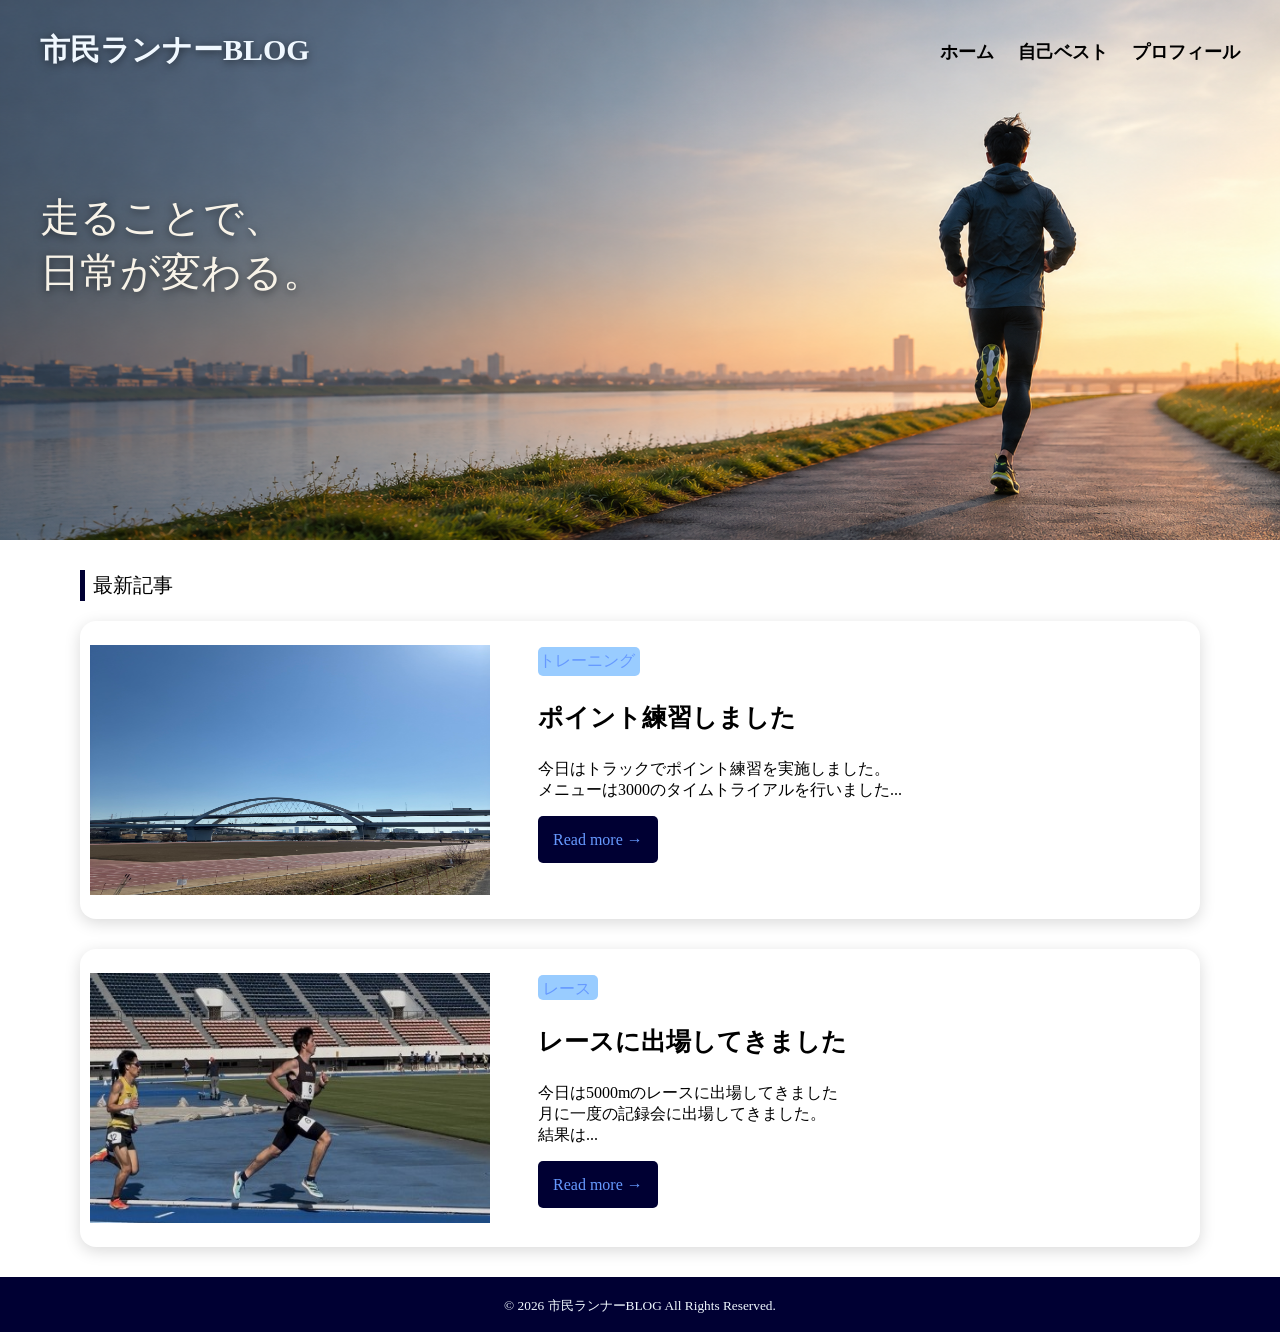
<file: index.html>
<!DOCTYPE html>
<html lang="ja">
<head>
    <meta charset="UTF-8">
    <meta name="viewport" content="width=device-width, initial-scale=1.0">
    <link rel="stylesheet" href="style.css">
    <title>SelfHomePege</title>
</head>
<body>
    <header id="header">
        <img src="header.PNG" id="headerPhoto">

        
        <p id="headerNote">市民ランナーBLOG</p>
    

        
        <section id="menu">
            <a href="index.html" class="menuItem">ホーム</a>
            <a href="personalbest.html" class="menuItem">自己ベスト</a>
            <a href="profile.html" class="menuItem">プロフィール</a>
        </section>

        <div id="headerText">
            <p id="headerCatchCopy">走ることで、<br>
            日常が変わる。</p>
        </div>

    </header>

    <p id="latestarticle">最新記事</p>
      

    <section class="contents">
            <img src="20260401.jpeg" class="photo" alt="記事のサムネイル">
            
            <div class="article-heading">
                <p class="article-traning">トレーニング</p>
                <p class="article-title">ポイント練習しました</p>
                <p class="article-text">今日はトラックでポイント練習を実施しました。<br>
                    メニューは3000のタイムトライアルを行いました...
                </p>
                <a href="post20260401.html" id="readmore">Read more →</a>
            </div>
        </section>


    <section class="contents">
            <img src="20260418.jpg" class="photo" alt="記事のサムネイル">
            
            <div class="article-heading">
                <p class="article-race">レース</p>
                <p class="article-title">レースに出場してきました</p>
                <p class="article-text">今日は5000mのレースに出場してきました<br>
                    月に一度の記録会に出場してきました。<br>
                    結果は...
                </p>
                <a href="post20260418.html" id="readmore">Read more →</a>
            </div>
    </section>

    <small id="small">© 2026 市民ランナーBLOG All Rights Reserved.</small>
   

    
</body>
</html>
</file>
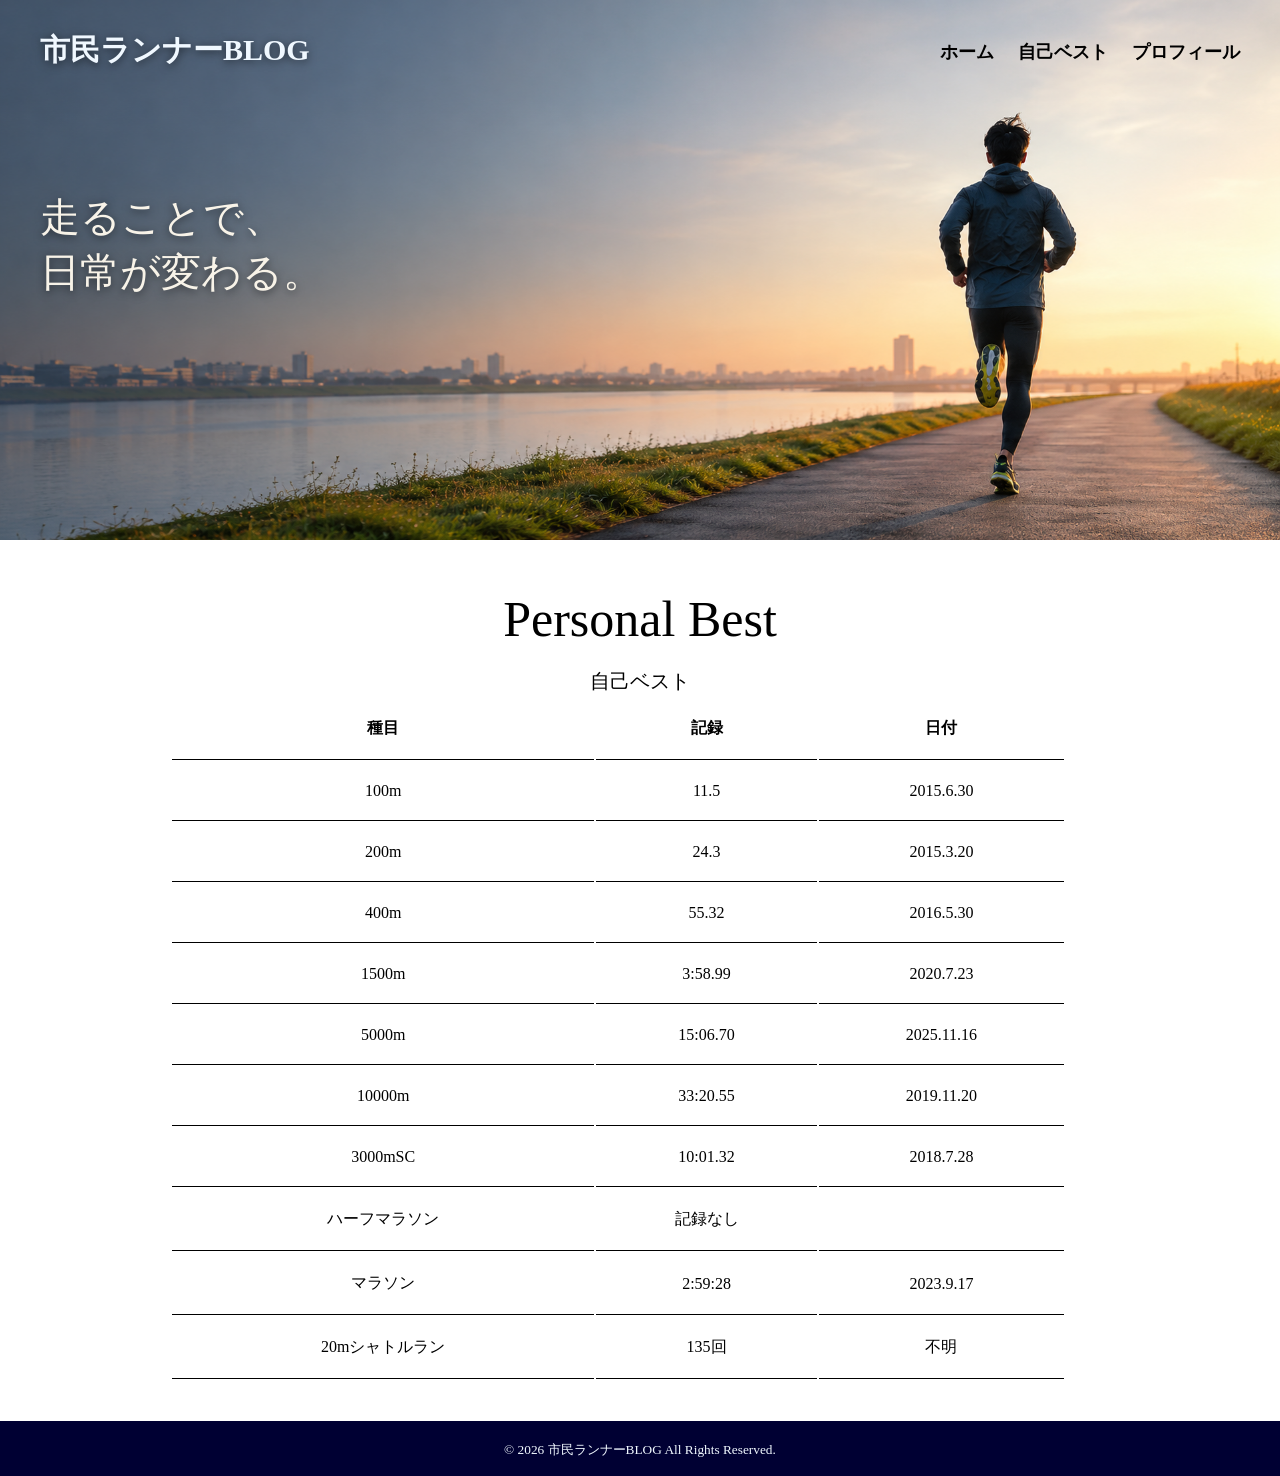
<file: personalbest.html>
<!DOCTYPE html>
<html lang="ja">
    <head>
        <meta charset="UTF-8">
        <meta name="viewport" content="width=device-width, initial-scale=1.0">
        <link rel="stylesheet" href="stylepersonalbest.css">
        <title>PersonalBest</title>
    </head>
        <body>
            <header id="header">
                <img src="header.PNG" id="headerPhoto">

                
                <p id="headerNote">市民ランナーBLOG</p>
            

                
                <section id="menu">
                    <a href="index.html" class="menuItem">ホーム</a>
                    <a href="personalbest.html" class="menuItem">自己ベスト</a>
                    <a href="profile.html" class="menuItem">プロフィール</a>
                </section>

                <div id="headerText">
                    <p id="headerCatchCopy">走ることで、<br>
                    日常が変わる。</p>
                </div>

            </header>

            <p id="Table-Name">Personal Best</p>
            <p id="Table-SubName">自己ベスト</p>

            <table class="Table">
                <thead class="Table-Head">
                <tr class="Table-Head-Row">
                    <th class="Table-Head-Row-Cell">種目</th>
                    <th class="Table-Head-Row-Cell">記録</th>
                    <th class="Table-Head-Row-Cell">日付</th>
                </tr>
                </thead>

                <tbody class="Table-Body">
                    <tr class="Table-Body-Row">
                        <td class="Table-Body-Row-Cell">100m</td>
                        <td class="Table-Body-Row-Cell">11.5</td>
                        <td class="Table-Body-Row-Cell">2015.6.30</td>
                    </tr>
                    <tr class="Table-Body-Row">
                        <td class="Table-Body-Row-Cell">200m</td>
                        <td class="Table-Body-Row-Cell">24.3</td>
                        <td class="Table-Body-Row-Cell">2015.3.20</td>
                    </tr>
                    <tr class="Table-Body-Row">
                        <td class="Table-Body-Row-Cell">400m</td>
                        <td class="Table-Body-Row-Cell">55.32</td>
                        <td class="Table-Body-Row-Cell">2016.5.30</td>
                    </tr>
                    <tr class="Table-Body-Row">
                        <td class="Table-Body-Row-Cell">1500m</td>
                        <td class="Table-Body-Row-Cell">3:58.99</td>
                        <td class="Table-Body-Row-Cell">2020.7.23</td>
                    </tr>

                    <tr class="Table-Body-Row">
                        <td class="Table-Body-Row-Cell">5000m</td>
                        <td class="Table-Body-Row-Cell">15:06.70</td>
                        <td class="Table-Body-Row-Cell">2025.11.16</td>
                    </tr>

                    <tr class="Table-Body-Row">
                        <td class="Table-Body-Row-Cell">10000m</td>
                        <td class="Table-Body-Row-Cell">33:20.55</td>
                        <td class="Table-Body-Row-Cell">2019.11.20</td>
                    </tr>

                    <tr class="Table-Body-Row">
                        <td class="Table-Body-Row-Cell">3000mSC</td>
                        <td class="Table-Body-Row-Cell">10:01.32</td>
                        <td class="Table-Body-Row-Cell">2018.7.28</td>
                    </tr>

                    <tr class="Table-Body-Row">
                        <td class="Table-Body-Row-Cell">ハーフマラソン</td>
                        <td class="Table-Body-Row-Cell">記録なし</td>
                        <td class="Table-Body-Row-Cell"></td>
                    </tr>

                    <tr class="Table-Body-Row">
                        <td class="Table-Body-Row-Cell">マラソン</td>
                        <td class="Table-Body-Row-Cell">2:59:28</td>
                        <td class="Table-Body-Row-Cell">2023.9.17</td>
                    </tr>

                    <tr class="Table-Body-Row">
                        <td class="Table-Body-Row-Cell">20mシャトルラン</td>
                        <td class="Table-Body-Row-Cell">135回</td>
                        <td class="Table-Body-Row-Cell">不明</td>
                    </tr>
                </tbody>
            </table>
        
            <small id="small">© 2026 市民ランナーBLOG All Rights Reserved.</small>

        </body>
</html>
</file>
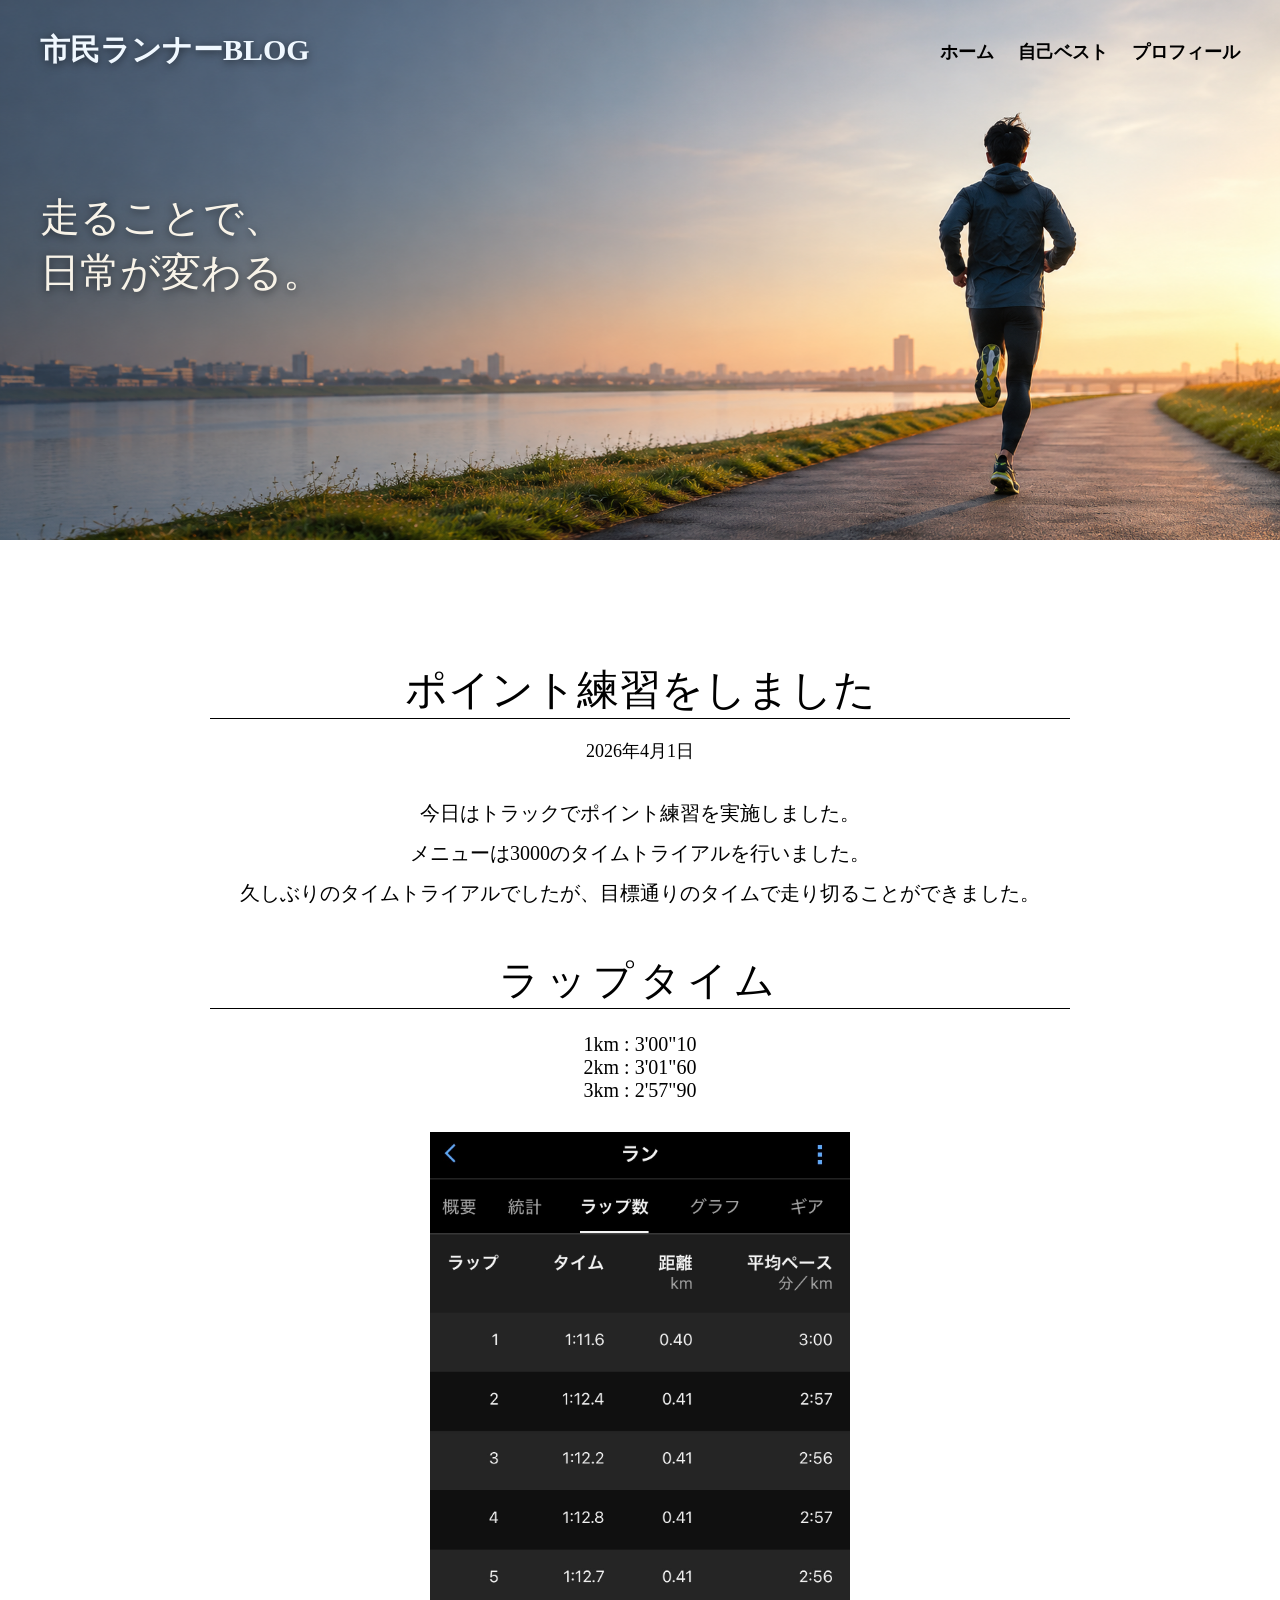
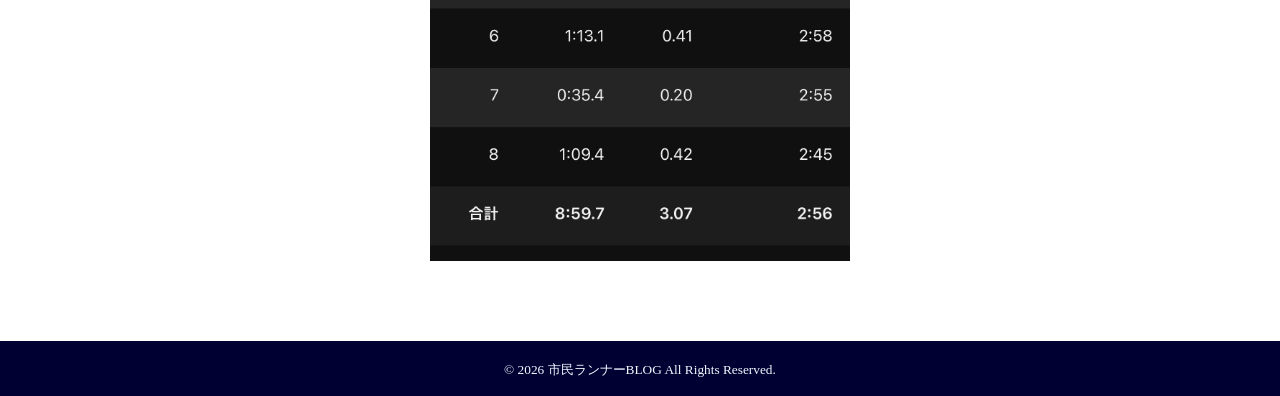
<file: post20260401.html>
<!DOCTYPE html>
<html lang="ja">
<head>
    <meta charset="UTF-8">
    <meta name="viewport" content="width=device-width, initial-scale=1.0">
    <link rel="stylesheet" href="style20260401.css">
    <title>post20260401</title>
</head>
<body>
    <header id="header">
        <img src="header.PNG" id="headerPhoto">
        <p id="headerNote">市民ランナーBLOG</p>
    
        <section id="menu">
            <a href="index.html" class="menuItem">ホーム</a>
            <a href="personalbest.html" class="menuItem">自己ベスト</a>
            <a href="profile.html" class="menuItem">プロフィール</a>
        </section>

        <div id="headerText">
            <p id="headerCatchCopy">走ることで、<br>
            日常が変わる。</p>
        </div>
    </header>


    <section id="post-area">

        <div id="post-content">
            <section id="main-text">
                <div id="main">
                    <p id="main-title">ポイント練習をしました</p>

                    <p id="date">2026年4月1日</p>

                    <p id="text-detail">
                        今日はトラックでポイント練習を実施しました。<br>
                        メニューは3000のタイムトライアルを行いました。<br>
                        久しぶりのタイムトライアルでしたが、目標通りのタイムで走り切ることができました。
                    </p>
                </div>
            </section>

            <section id="laptime">
                <p id="laptime-title">ラップタイム</p>
                <p id="laptime">
                    1km : 3'00"10<br>
                    2km : 3'01"60<br>
                    3km : 2'57"90
                </p>
                <img src="20260401-3.jpg" id="photo-2">
            </section>
        </div>
    </section>

    <small id="small">© 2026 市民ランナーBLOG All Rights Reserved.</small>

    
</body>
</html>
</file>
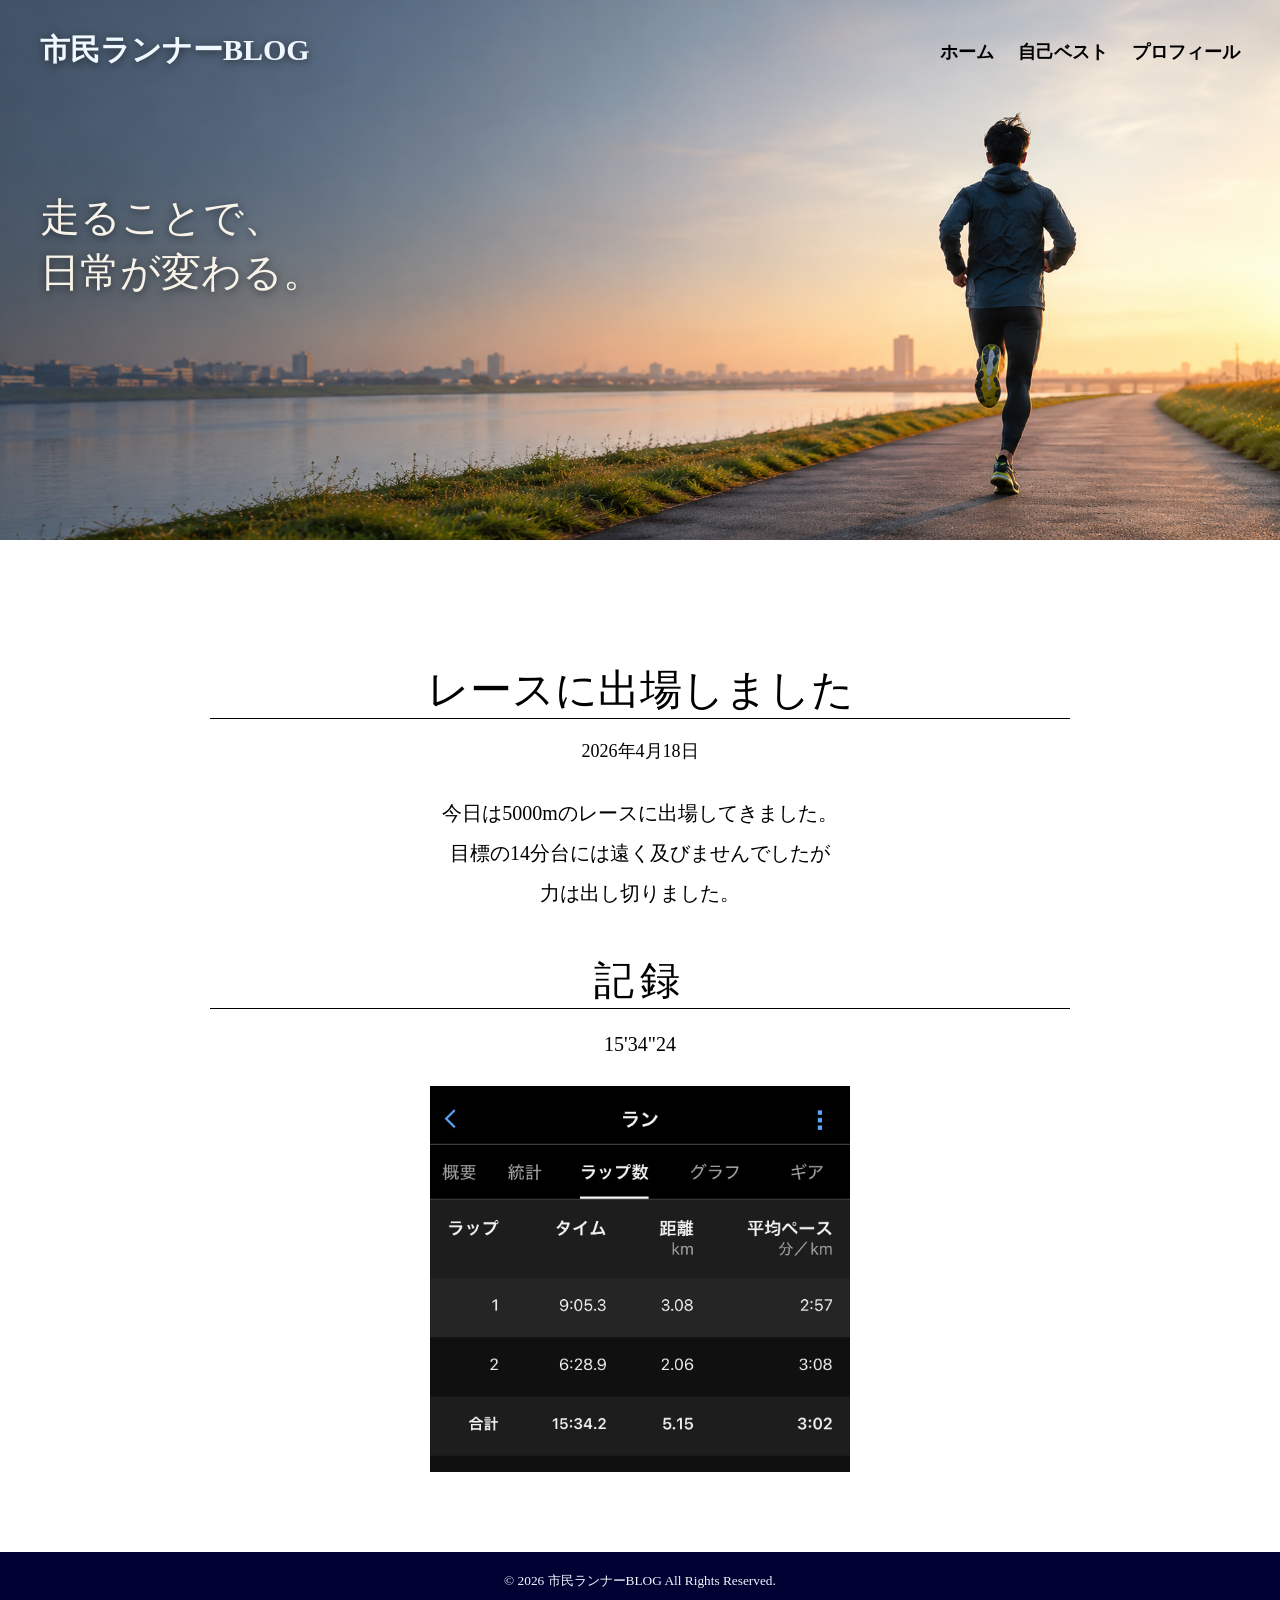
<file: post20260418.html>
<!DOCTYPE html>
<html lang="ja">
<head>
    <meta charset="UTF-8">
    <meta name="viewport" content="width=device-width, initial-scale=1.0">
    <link rel="stylesheet" href="style20260418.css">
    <title>post20260418</title>
</head>
<body>
    <header id="header">
        <img src="header.PNG" id="headerPhoto">
        <p id="headerNote">市民ランナーBLOG</p>
    
        <section id="menu">
            <a href="index.html" class="menuItem">ホーム</a>
            <a href="personalbest.html" class="menuItem">自己ベスト</a>
            <a href="profile.html" class="menuItem">プロフィール</a>
        </section>

        <div id="headerText">
            <p id="headerCatchCopy">走ることで、<br>
            日常が変わる。</p>
        </div>
    </header>

    <section id="post-area">

        <div id="post-content">
            <section id="main-text">
                <div id="main">
                    <p id="main-title">レースに出場しました</p>

                    <p id="date">2026年4月18日</p>

                    <p id="text-detail">
                        今日は5000mのレースに出場してきました。<br>
                        目標の14分台には遠く及びませんでしたが<br>
                        力は出し切りました。
                    </p>
                </div>
            </section>

            <section id="laptime">
                <p id="laptime-title">記録</p>
                <p id="laptime">
                    15'34"24
                </p>
                <img src="20260418-3.jpg" id="photo-2">
            </section>
        </div>
    </section>
    
    <small id="small">© 2026 市民ランナーBLOG All Rights Reserved.</small>
</body>
</html>
</file>
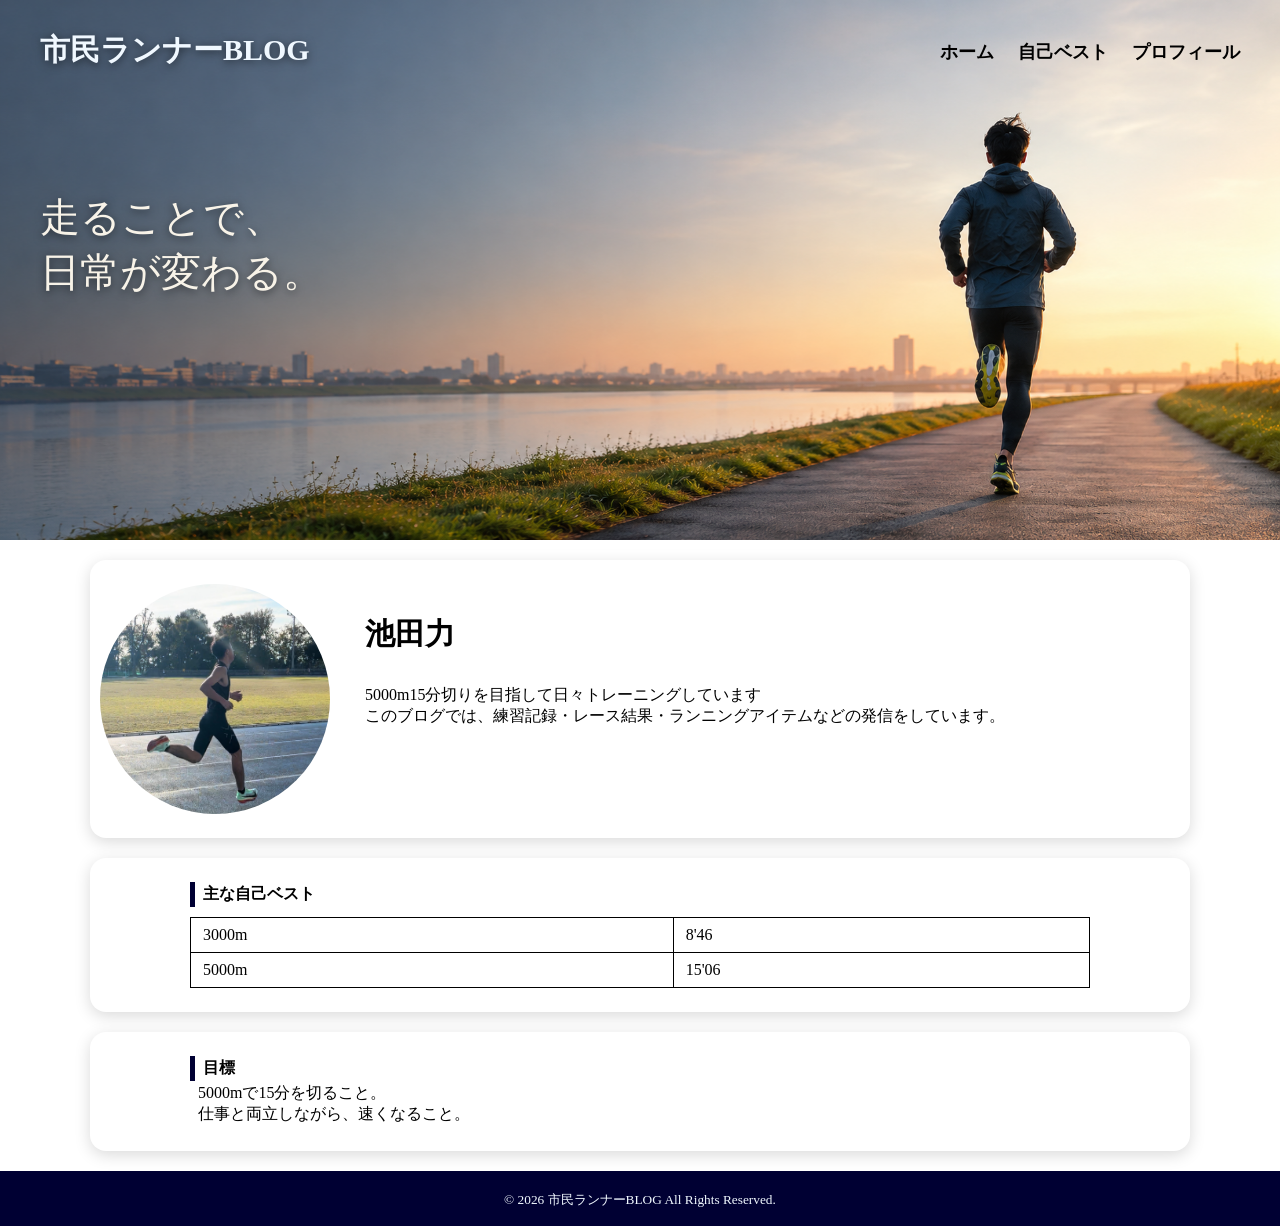
<file: profile.html>
<!DOCTYPE html>
<html lang="ja">
<head>
    <meta charset="UTF-8">
    <meta name="viewport" content="width=device-width, initial-scale=1.0">
    <link rel="stylesheet" href="styleprpfile.css">
    <title>Profile</title>
</head>
    <body>
        <header id="header">
            <img src="header.PNG" id="headerPhoto">

            
            <p id="headerNote">市民ランナーBLOG</p>
        

            
            <section id="menu">
                <a href="index.html" class="menuItem">ホーム</a>
                <a href="personalbest.html" class="menuItem">自己ベスト</a>
                <a href="profile.html" class="menuItem">プロフィール</a>
            </section>

            <div id="headerText">
                <p id="headerCatchCopy">走ることで、<br>
                日常が変わる。</p>
            </div>
        </header>

        <section class="contents">
            <img src="pfofile.jpg" class="photo" alt="プロフィール画像">
            
            <div class="profile-heading">
                <p class="profile-title">池田力</p>
                <p class="profile-text">5000m15分切りを目指して日々トレーニングしています<br>
                    このブログでは、練習記録・レース結果・ランニングアイテムなどの発信をしています。
                </p>
            </div>
        </section>

        <section id="personalbest">
            <p id="personalbest-title">主な自己ベスト</p>

            <table id="Pb-table">
                <tr>
                    <td class="table-cell">3000m</td>
                    <td class="table-cell">8'46</td>
                </tr>

                <tr>
                    <td class="table-cell">5000m</td>
                    <td class="table-cell">15'06</td>
                </tr>
            </table>
        </section>

        <section id="goal">
            <p id="goal-title">目標</p>
            <p id="goal-text">5000mで15分を切ること。<br>
                仕事と両立しながら、速くなること。
            </p>
        </section>

        <small id="small">© 2026 市民ランナーBLOG All Rights Reserved.</small>

    </body>
</html>
</file>
<file: style.css>
body {
    /* 無駄な余白を消す */
    margin: 0; 
}

/* ヘッダーの全体 */
header {
    position: relative;
    /* 横幅全体に広げる */
    width: 100%;
    height: 60vh;
    overflow: hidden;
}


/* ヘッダー画像 */
#headerPhoto {
    display: block;
    width: 100%;
    height: 100%;
    margin: 0;
    object-fit: cover;
    object-position: center;
}

/* ヘッダーのタイトル部分 */
#headerNote {
    position: fixed;
    top: 30px;
    left: 40px;
    margin: 0;
    font-weight: bold;
    color: aliceblue;
    font-size: 30px;
    text-shadow: 0 2px 8px rgba(0, 0, 0, 0.55);
}

/* メニュー全体の設定 */
#menu {
    position: fixed;
    top: 40px;
    right: 40px;
    display: flex;
    gap: 24px;
    
}
/* メニューアイテムひとつひとつの設定 */
.menuItem {
    margin: 0;
    color: black;
    font-weight: bold;
    font-size: 18px;
    text-decoration: none;
}

/* メニューにホバー機能をつける */
#menu a:hover {
    border-bottom: 1px solid #F8F3E8;
}

/* ヘッダーの文言 */
#headerText {
    position: absolute;
    left: 40px;
    top: 150px;
}

/* ヘッダーのキャッチコピーの部分 */
#headerCatchCopy {
    color: #F8F3E8;
    font-size: 40px;
    text-shadow: 0 2px 8px rgba(0, 0, 0, 0.55);
    margin-bottom: 10px;
}

/* キャッチコピー下の文言 */
#smallHeadText {
    color: #F8F3E8;
    font-size: 15px;
    text-shadow: 0 2px 8px rgba(0, 0, 0, 0.55);
}

/* 最新記事の文字のところ */
#latestarticle {
    max-width: 1100px;
    font-size: 20px;
    margin: 30px auto 0;
    /* 最新記事の横の棒 */
    border-left: 5px solid #000033;
    /* 最新記事と棒の間のギャップ */
    padding: 2px 8px;
    cursor: pointer;
}

/* 写真のサイズ */
.photo {
    width: 400px;
    height: 250px;
}

/* 記事のサムネ全体のレイアウト */
.contents {
    display: flex;
    gap: 28px;
    max-width: 1100px; /*　最大の横幅  */
    margin: 20px auto 30px auto;
    background-color: white; /* 背景を白にする */
    border-radius: 16px;  /* 角を丸くする */
    padding: 24px 10px;  /* 内側の余白 */
    box-shadow: 0 4px 16px rgba(0, 0, 0, 0.15); /* 影 */
}

/* サムネ内の文言レイアウト */
.article-heading {
    margin-left: 20px;
}

/* 種類-トレーニング */
.article-traning {
    width: 100px;
    padding: 4px 1px;
    margin: 2px 0;
    border-radius: 5px;
    color: #6699FF;
    background-color: #99CCFF;

}

/* 種類-レース */
.article-race {
    width: 50px;
    padding: 4px 5px 0 5px;
    margin: 2px 0;
    border-radius: 5px;
    color: #6699FF;
    background-color: #99CCFF;
}

/* サムネのタイトル */
.article-title {
    font-size: 25px;
    font-weight: bolder;
}

/* 記事の説明 */
.article-text {
    margin-bottom: 30px;
}


/* Read moreのレイアウト */
#readmore {
    padding: 15px 15px;
    margin: 3px 0 ;
    border-radius: 5px;
    color: #6699FF;
    text-decoration: none;
    background-color: #000033;
    cursor: pointer;
}

#small {
    display: block;
    width: 100%;
    padding-top: 20px;
    padding-bottom: 17px;
    text-align: center;
    background-color: #000033;
    color: aliceblue;
}

/* ========================= */
/* スマホ用の調整 */
/* ========================= */

@media screen and (max-width: 768px) { /* 画面幅が768px以下のときだけ適用 */

    header { /* ヘッダー全体 */
        height: 55vh; /* スマホではヘッダーを少し低くする */
        min-height: 360px; /* 文字が潰れないように最低高さを確保 */
    }



    #headerNote { /* 左上のブログ名 */
        position: absolute; /* スマホでは画面固定をやめる */
        top: 20px; /* 上から20pxにする */
        left: 20px; /* 左から20pxにする */
        font-size: 22px; /* スマホ用に少し小さくする */
    }

    #menu { /* メニュー全体 */
        position: absolute; /* スマホでは画面固定をやめる */
        top: 60px; /* ブログ名の下に配置 */
        left: 20px; /* 左寄せにする */
        right: 20px; /* 右側にも余白を作る */
        display: flex; /* 横並びは維持 */
        flex-wrap: wrap; /* 入りきらない場合は折り返す */
        gap: 14px; /* メニュー間の余白を少し狭くする */
    }

    .menuItem { /* メニュー1つ1つ */
        font-size: 14px; /* スマホ用に文字を小さくする */
    }

    #headerText { /* ヘッダー内のキャッチコピー */
        left: 20px; /* 左余白を小さくする */
        top: 170px; /* スマホで見やすい位置にする */
        width: calc(100% - 40px); /* 左右20pxずつ余白を取る */
    }

    #headerCatchCopy { /* 大きいキャッチコピー */
        font-size: 30px; /* スマホ用に文字を小さくする */
        line-height: 1.3; /* 複数行になっても読みやすくする */
    }

    #smallHeadText { /* キャッチコピー下の説明文 */
        font-size: 14px; /* スマホ用に少し小さくする */
        line-height: 1.6; /* 行間を広げる */
    }

    .contents { /* プロフィール部分全体 */
        flex-direction: column; /* スマホでは画像と文章を縦並びにする */
        width: 92%; /* 画面幅に対して少し余白を残す */
        margin: 20px auto 30px auto; /* 中央寄せにする */
        padding: 18px; /* スマホ用に内側余白を調整 */
        gap: 18px; /* 画像と文章の間隔を調整 */
    }

    .photo { /* プロフィール画像 */
        width: 100%; /* スマホでは親要素いっぱいに広げる */
        height: 245px; /* 縦横比を保つ */
    }

    .profile-heading { /* プロフィール文のまとまり */
        width: 100%; /* 横幅いっぱい使う */
        text-align: center; /* スマホでは中央寄せにする */
    }

    .profile-title { /* 名前 */
        font-size: 26px; /* スマホで見やすいサイズにする */
    }

    .profile-text { /* プロフィール本文 */
        font-size: 15px; /* スマホ用に少し小さくする */
        line-height: 1.8; /* 行間を広げる */
        text-align: left; /* 長い文章は左寄せの方が読みやすい */
    }

    #personalbest { /* 自己ベスト全体 */
        width: 92%; /* スマホでは画面幅に合わせる */
        margin: 30px auto; /* 中央寄せにする */
    }

    #personalbest-title { /* 自己ベストのタイトル */
        font-size: 22px; /* スマホ用に少し小さくする */
    }

    #Pb-table { /* 自己ベストの表 */
        width: 100%; /* 表を親要素いっぱいにする */
    }

    .table-cell { /* 表のセル */
        padding: 12px; /* スマホ用に余白を調整 */
        font-size: 16px; /* スマホ用に文字サイズを調整 */
    }

    #goal { /* 目標のセクション */
        width: 92%; /* スマホでは画面幅に合わせる */
        margin: 30px auto; /* 中央寄せにする */
        padding: 0 10px; /* 左右に少し余白をつける */
    }

    #goal-title { /* 目標タイトル */
        font-size: 22px; /* スマホ用に少し小さくする */
    }

    #goal-text { /* 目標本文 */
        font-size: 15px; /* スマホ用に少し小さくする */
        line-height: 1.8; /* 行間を広げる */
    }

    #small { /* フッター */
        font-size: 12px; /* スマホ用に少し小さくする */
        padding-left: 10px; /* 左に余白をつける */
        padding-right: 10px; /* 右に余白をつける */
    }
}
</file>
<file: stylepersonalbest.css>
* { /* 全要素の幅計算を安定させる */
    box-sizing: border-box; /* paddingやborderを含めて幅を計算する */
}

img { /* 画像全体の共通設定 */
    max-width: 100%; /* 画像が画面からはみ出さないようにする */
    height: auto; /* 画像の縦横比を保つ */
}

body { /* body全体 */
    overflow-x: hidden; /* 横スクロールが出るのを防ぐ */
}

body {
    /* 無駄な余白を消す */
    margin: 0; 
}

/* ヘッダーの全体 */
header {
    position: relative;
    /* 横幅全体に広げる */
    width: 100%;
    height: 60vh;
    overflow: hidden;
}


/* ヘッダー画像 */
#headerPhoto {
    display: block;
    width: 100%;
    height: 100%;
    margin: 0;
    object-fit: cover;
    object-position: center;
}

/* ヘッダーのタイトル部分 */
#headerNote {
    position: fixed;
    top: 30px;
    left: 40px;
    margin: 0;
    font-weight: bold;
    color: aliceblue;
    font-size: 30px;
    text-shadow: 0 2px 8px rgba(0, 0, 0, 0.55);
}

/* メニュー全体の設定 */
#menu {
    position: fixed;
    top: 40px;
    right: 40px;
    display: flex;
    gap: 24px;
    
}
/* メニューアイテムひとつひとつの設定 */
.menuItem {
    margin: 0;
    color: black;
    font-weight: bold;
    font-size: 18px;
    text-decoration: none;
}

/* メニューにホバー機能をつける */
#menu a:hover {
    border-bottom: 1px solid #F8F3E8;
}

/* ヘッダーの文言 */
#headerText {
    position: absolute;
    left: 40px;
    top: 150px;
}

/* ヘッダーのキャッチコピーの部分 */
#headerCatchCopy {
    color: #F8F3E8;
    font-size: 40px;
    text-shadow: 0 2px 8px rgba(0, 0, 0, 0.55);
    margin-bottom: 10px;
}

/* キャッチコピー下の文言 */
#smallHeadText {
    color: #F8F3E8;
    font-size: 15px;
    text-shadow: 0 2px 8px rgba(0, 0, 0, 0.55);
}

/* Personal Bestの文言 */
#Table-Name {
    text-align: center;
    font-size: 50px;
    margin-bottom: 0;
}

/* 自己ベストの文言 */
#Table-SubName {
    text-align: center;
    font-size: 20px;
}

/* テーブル全体の配置 */
.Table {
    margin-left: 170px;
    margin-bottom: 40px;
    width: 70%;
}

/* テーブルの目次部分 */
.Table-Head-Row-Cell {
    padding-bottom: 20px;
    border-bottom: 1px solid #000000;
}

/* テーブルの詳細項目の全体の配置 */
.Table-Body-Row {
    text-align: center;
}

/* テーブルのセルごとの設定 */
.Table-Body-Row-Cell {
    padding-top: 20px;
    padding-bottom: 20px;
    border-bottom: 1px solid #000000;
}

#small {
    display: block;
    width: 100%;
    padding-top: 20px;
    padding-bottom: 17px;
    text-align: center;
    background-color: #000033;
    color: aliceblue;
}

/* ========================= */
/* スマホ用 */
/* ========================= */

@media screen and (max-width: 768px) { /* 画面幅が768px以下のときだけ適用 */

    header { /* スマホ時のヘッダー */
        height: 55vh; /* ヘッダーを少し低くする */
        min-height: 360px; /* 文字が潰れないように最低高さを確保する */
    }

    #headerNote { /* ブログ名 */
        position: absolute; /* スマホでは固定表示をやめる */
        top: 20px; /* 上から20pxにする */
        left: 20px; /* 左から20pxにする */
        font-size: 22px; /* スマホ用に文字を小さくする */
    }

    #menu { /* メニュー全体 */
        position: absolute; /* スマホでは固定表示をやめる */
        top: 60px; /* ブログ名の下に配置する */
        left: 20px; /* 左寄せにする */
        right: 20px; /* 右側にも余白を作る */
        display: flex; /* 横並びにする */
        flex-wrap: wrap; /* 入りきらない場合は折り返す */
        gap: 14px; /* メニュー同士の間隔を狭くする */
    }

    .menuItem { /* メニュー項目 */
        font-size: 14px; /* スマホ用に文字を小さくする */
    }

    #headerText { /* ヘッダー内のキャッチコピー */
        left: 20px; /* 左余白を小さくする */
        top: 170px; /* スマホで見やすい位置にする */
        width: calc(100% - 40px); /* 左右20pxずつ余白を取る */
    }

    #headerCatchCopy { /* キャッチコピー */
        font-size: 30px; /* スマホ用に文字を小さくする */
        line-height: 1.3; /* 折り返しても読みやすくする */
    }

    #smallHeadText { /* キャッチコピー下の説明文 */
        font-size: 14px; /* スマホ用に少し小さくする */
        line-height: 1.6; /* 行間を広げる */
    }

    #Table-Name { /* Personal Bestの文言 */
        font-size: 34px; /* スマホ用に見出しを小さくする */
        margin-top: 30px; /* 上に少し余白を作る */
    }

    #Table-SubName { /* 自己ベストの文言 */
        font-size: 16px; /* スマホ用に文字を小さくする */
        margin-bottom: 24px; /* テーブルとの間に余白を作る */
    }

    .Table { /* テーブル全体 */
        width: 92%; /* スマホ画面に合わせた幅にする */
        margin-left: auto; /* 左右中央寄せにする */
        margin-right: auto; /* 左右中央寄せにする */
        margin-bottom: 40px; /* 下に余白を作る */
        border-collapse: collapse; /* テーブルの線をきれいに揃える */
    }

    .Table-Head-Row-Cell { /* テーブルの見出しセル */
        font-size: 14px; /* 見出しの文字を少し小さくする */
        padding-bottom: 14px; /* 下の余白を調整する */
    }

    .Table-Body-Row-Cell { /* テーブルの中身のセル */
        font-size: 14px; /* セルの文字を少し小さくする */
        padding-top: 16px; /* 上の余白を調整する */
        padding-bottom: 16px; /* 下の余白を調整する */
    }

    #small { /* フッター */
        font-size: 12px; /* スマホ用に文字を小さくする */
        padding-left: 10px; /* 左右に余白を作る */
        padding-right: 10px; /* 左右に余白を作る */
    }
}
</file>
<file: style20260401.css>
* { /* 全要素の幅計算を安定させる */
    box-sizing: border-box; /* padding込みでwidthを計算する */
}

img { /* 画像共通の設定 */
    max-width: 100%; /* 画像が画面からはみ出さないようにする */
    height: auto; /* 画像の縦横比を保つ */
}

body { /* body全体 */
    overflow-x: hidden; /* 横スクロールが出ないようにする */
}

body {
    /* 無駄な余白を消す */
    margin: 0; 
}

/* ヘッダーの全体 */
header {
    position: relative;
    /* 横幅全体に広げる */
    width: 100%;
    height: 60vh;
    overflow: hidden;
}


/* ヘッダー画像 */
#headerPhoto {
    display: block;
    width: 100%;
    height: 100%;
    margin: 0;
    object-fit: cover;
    object-position: center;
}

/* ヘッダーのタイトル部分 */
#headerNote {
    position: fixed;
    top: 30px;
    left: 40px;
    margin: 0;
    font-weight: bold;
    color: aliceblue;
    font-size: 30px;
    text-shadow: 0 2px 8px rgba(0, 0, 0, 0.55);
}

/* メニュー全体の設定 */
#menu {
    position: fixed;
    top: 40px;
    right: 40px;
    display: flex;
    gap: 24px;
    
}
/* メニューアイテムひとつひとつの設定 */
.menuItem {
    margin: 0;
    color: black;
    font-weight: bold;
    font-size: 18px;
    text-decoration: none;
}

/* メニューにホバー機能をつける */
#menu a:hover {
    border-bottom: 1px solid #F8F3E8;
}

/* ヘッダーの文言 */
#headerText {
    position: absolute;
    left: 40px;
    top: 150px;
}

/* ヘッダーのキャッチコピーの部分 */
#headerCatchCopy {
    color: #F8F3E8;
    font-size: 40px;
    text-shadow: 0 2px 8px rgba(0, 0, 0, 0.55);
    margin-bottom: 10px;
}

/* キャッチコピー下の文言 */
#smallHeadText {
    color: #F8F3E8;
    font-size: 15px;
    text-shadow: 0 2px 8px rgba(0, 0, 0, 0.55);
}

#post-area {
    position: relative; /* この中のabsolute要素の基準にする */
    width: 100%; /* 横幅を画面いっぱいにする */
    min-height: 100vh; /* 最低でも画面の高さ100%分の高さを確保する */
    overflow: hidden; /* はみ出した部分を表示しない */
}

#photo-1 {
    position: absolute; /* 親要素#post-areaを基準に配置する */
    width: 100%; /* 横幅を親要素いっぱいにする */
    height: 100%; /* 高さを親要素いっぱいにする */
}

#post-area::before {
    position: absolute; /* 親要素#post-areaを基準に配置する */
    background-color: white;
}

#post-content {
    position: relative; 
    color: black; /* 文字色を少し暖かい白色にする */
    text-align: center; /* 文字を中央揃えにする */
    padding: 80px 20px; /* 上下80px、左右20pxの余白を作る */
}

#main-title {
    font-size: 42px; /* メインタイトルの文字サイズを大きくする */
    margin-bottom: 20px; /* 下に20pxの余白を作る */
    border-bottom: 1px solid;
}

#date {
    font-size: 18px; /* 日付の文字サイズを指定する */
    margin-bottom: 30px; /* 下に30pxの余白を作る */
}

#text-detail {
    font-size: 20px; /* 本文の文字サイズを指定する */
    line-height: 2; /* 行間を文字サイズの2倍にして読みやすくする */
}

#laptime {
    margin-top: 80px; /* 上に80pxの余白を作る */
}

#laptime-title {
    font-size: 40px; /* ラップタイム見出しの文字サイズを大きくする */
    letter-spacing: 0.15em; /* 文字間隔を広げる */
    margin-bottom: 24px; /* 下に24pxの余白を作る */
    border-bottom: 1px solid;
}

#laptime {
    margin-top: 10px; /* 上の余白を10pxにする */
    font-size: 20px; /* ラップタイム部分の文字サイズを指定する */
}

#photo-2 {
    width: 420px; /* 画像の横幅を420pxにする */
    max-width: 90%; /* 画面が狭い時は最大でも親要素の90%までにする */
    margin-top: 30px; /* 上に30pxの余白を作る */
}

#small {
    display: block;
    width: 100%;
    padding-top: 20px;
    padding-bottom: 17px;
    text-align: center;
    background-color: #000033;
    color: aliceblue;
}

/* ========================= */
/* 共通の崩れ防止 */
/* ========================= */

#photo-1 { /* 背景画像 */
    top: 0; /* 上端に合わせる */
    left: 0; /* 左端に合わせる */
    object-fit: cover; /* 画像を画面いっぱいに綺麗に表示する */
    object-position: center; /* 画像の中央を表示する */
    z-index: 0; /* 背面に置く */
}

#post-area::before { /* 背景画像の上にかける黒いフィルター */
    content: ""; /* 疑似要素を表示するために必要 */
    top: 0; /* 上端に合わせる */
    left: 0; /* 左端に合わせる */
    width: 100%; /* 横幅いっぱいにする */
    height: 100%; /* 高さいっぱいにする */
    z-index: 1; /* 背景画像より前に表示する */
}

#post-content { /* 記事本文全体 */
    z-index: 2; /* 黒いフィルターより前に表示する */
    max-width: 900px; /* PCで文章が横に広がりすぎないようにする */
    margin: 0 auto; /* 中央寄せにする */
}

#text-detail { /* 本文 */
    max-width: 850px; /* 本文が横に長くなりすぎないようにする */
    margin: 0 auto; /* 本文を中央寄せにする */
}

#photo-2 { /* 記事内の画像 */
    display: block; /* 画像をブロック要素にする */
    height: auto; /* 縦横比を保つ */
    margin-left: auto; /* 左右中央寄せにする */
    margin-right: auto; /* 左右中央寄せにする */
}

/* ========================= */
/* スマホ用 */
/* ========================= */

@media screen and (max-width: 768px) { /* 画面幅が768px以下のときだけ適用 */

    header { /* スマホ時のヘッダー */
        height: 55vh; /* スマホではヘッダーを少し低くする */
        min-height: 360px; /* 文字が潰れないように最低高さを確保する */
    }
    

    #headerNote { /* 左上のブログ名 */
        position: absolute; /* スマホでは画面固定をやめる */
        top: 20px; /* 上から20pxにする */
        left: 20px; /* 左から20pxにする */
        font-size: 22px; /* スマホ用に文字を小さくする */
    }

    #menu { /* メニュー全体 */
        position: absolute; /* スマホでは画面固定をやめる */
        top: 60px; /* ブログ名の下に配置する */
        left: 20px; /* 左寄せにする */
        right: 20px; /* 右側にも余白を作る */
        display: flex; /* メニューを横並びにする */
        flex-wrap: wrap; /* 入りきらない場合は折り返す */
        gap: 14px; /* メニュー同士の間隔を狭くする */
    }

    .menuItem { /* メニュー項目 */
        font-size: 14px; /* スマホ用に文字を小さくする */
    }

    #headerText { /* ヘッダー内のキャッチコピー */
        left: 20px; /* 左余白を20pxにする */
        top: 170px; /* スマホで見やすい位置にする */
        width: calc(100% - 40px); /* 左右20pxずつ余白を取る */
    }

    #headerCatchCopy { /* キャッチコピー */
        font-size: 30px; /* スマホ用に文字を小さくする */
        line-height: 1.3; /* 複数行になっても読みやすくする */
    }

    #smallHeadText { /* キャッチコピー下の説明文 */
        font-size: 14px; /* スマホ用に文字を少し小さくする */
        line-height: 1.6; /* 行間を広げる */
    }

    #post-area { /* 記事エリア全体 */
        min-height: auto; /* スマホでは内容に合わせて高さを伸ばす */
    }

    #post-content { /* 記事本文全体 */
        padding: 60px 20px; /* スマホでは上下左右の余白を少し調整する */
        width: 100%; /* 横幅を画面いっぱいにする */
    }

    

    #main-title { /* 記事タイトル */
        font-size: 30px; /* スマホ用にタイトルを小さくする */
        line-height: 1.4; /* タイトルが折り返しても読みやすくする */
        margin-bottom: 16px; /* 下の余白を少し小さくする */
    }

    #date { /* 日付 */
        font-size: 15px; /* スマホ用に文字を小さくする */
        margin-bottom: 24px; /* 下の余白を少し小さくする */
    }

    #text-detail { /* 本文 */
        font-size: 16px; /* スマホで読みやすい本文サイズにする */
        line-height: 1.9; /* 行間を広げる */
        text-align: left; /* 長い本文は左寄せの方が読みやすい */
    }

    #laptime { /* ラップタイム部分 */
        margin-top: 40px; /* 上の余白をスマホ用に調整する */
        font-size: 16px; /* 文字サイズをスマホ用に小さくする */
    }

    #laptime-title { /* ラップタイム見出し */
        font-size: 28px; /* スマホ用に見出しを小さくする */
        letter-spacing: 0.08em; /* 文字間隔を少し狭くする */
        margin-bottom: 18px; /* 下の余白を調整する */
    }

    #photo-2 { /* 記事内画像 */
        width: 100%; /* スマホでは親要素いっぱいにする */
        max-width: 90%; /* 画面端にくっつきすぎないようにする */
        margin-top: 24px; /* 上に余白を作る */
    }

    #small { /* フッター */
        font-size: 12px; /* スマホ用に文字を小さくする */
        padding-left: 10px; /* 左右に余白を作る */
        padding-right: 10px; /* 左右に余白を作る */
    }
}
</file>
<file: style20260418.css>
* { /* 全要素の幅計算を安定させる */
    box-sizing: border-box; /* padding込みでwidthを計算する */
}

img { /* すべての画像 */
    max-width: 100%; /* 画面幅からはみ出さないようにする */
    height: auto; /* 縦横比を保つ */
}

body { /* body全体 */
    overflow-x: hidden; /* 横スクロールが出るのを防ぐ */
}

body {
    /* 無駄な余白を消す */
    margin: 0; 
}

/* ヘッダーの全体 */
header {
    position: relative;
    /* 横幅全体に広げる */
    width: 100%;
    height: 60vh;
    overflow: hidden;
}


/* ヘッダー画像 */
#headerPhoto {
    display: block;
    width: 100%;
    height: 100%;
    margin: 0;
    object-fit: cover;
    object-position: center;
}

/* ヘッダーのタイトル部分 */
#headerNote {
    position: fixed;
    top: 30px;
    left: 40px;
    margin: 0;
    font-weight: bold;
    color: aliceblue;
    font-size: 30px;
    text-shadow: 0 2px 8px rgba(0, 0, 0, 0.55);
}

/* メニュー全体の設定 */
#menu {
    position: fixed;
    top: 40px;
    right: 40px;
    display: flex;
    gap: 24px;
    
}
/* メニューアイテムひとつひとつの設定 */
.menuItem {
    margin: 0;
    color: black;
    font-weight: bold;
    font-size: 18px;
    text-decoration: none;
}

/* メニューにホバー機能をつける */
#menu a:hover {
    border-bottom: 1px solid #F8F3E8;
}

/* ヘッダーの文言 */
#headerText {
    position: absolute;
    left: 40px;
    top: 150px;
}

/* ヘッダーのキャッチコピーの部分 */
#headerCatchCopy {
    color: #F8F3E8;
    font-size: 40px;
    text-shadow: 0 2px 8px rgba(0, 0, 0, 0.55);
    margin-bottom: 10px;
}

/* キャッチコピー下の文言 */
#smallHeadText {
    color: #F8F3E8;
    font-size: 15px;
    text-shadow: 0 2px 8px rgba(0, 0, 0, 0.55);
}

#post-area {
    position: relative; /* この中のabsolute要素の基準にする */
    width: 100%; /* 横幅を画面いっぱいにする */
    min-height: 100vh; /* 最低でも画面の高さ100%分の高さを確保する */
    overflow: hidden; /* はみ出した部分を表示しない */
}

#photo-1 {
    position: absolute; /* 親要素#post-areaを基準に配置する */
    width: 100%; /* 横幅を親要素いっぱいにする */
    height: 100%; /* 高さを親要素いっぱいにする */
}

#post-area ::before {
    position: absolute; /* 親要素#post-areaを基準に配置する */
    background-color: white;
}

#post-content {
    position: relative; 
    color: black;
    text-align: center; /* 文字を中央揃えにする */
    padding: 80px 20px; /* 上下80px、左右20pxの余白を作る */
}

#main-title {
    font-size: 42px; /* メインタイトルの文字サイズを大きくする */
    margin-bottom: 20px; /* 下に20pxの余白を作る */
    border-bottom: 1px solid;
}

#date {
    font-size: 18px; /* 日付の文字サイズを指定する */
    margin-bottom: 30px; /* 下に30pxの余白を作る */
}

#text-detail {
    font-size: 20px; /* 本文の文字サイズを指定する */
    line-height: 2; /* 行間を文字サイズの2倍にして読みやすくする */
}

#laptime {
    margin-top: 80px; /* 上に80pxの余白を作る */
}

#laptime-title {
    font-size: 40px; /* ラップタイム見出しの文字サイズを大きくする */
    letter-spacing: 0.15em; /* 文字間隔を広げる */
    margin-bottom: 24px; /* 下に24pxの余白を作る */
    border-bottom: 1px solid;
}

#laptime {
    margin-top: 10px; /* 上の余白を10pxにする */
    font-size: 20px; /* ラップタイム部分の文字サイズを指定する */
}

#photo-2 {
    width: 420px; /* 画像の横幅を420pxにする */
    max-width: 90%; /* 画面が狭い時は最大でも親要素の90%までにする */
    margin-top: 30px; /* 上に30pxの余白を作る */
}

small {
    display: block;
    width: 100%;
    padding-top: 20px;
    padding-bottom: 17px;
    text-align: center;
    background-color: #000033;
    color: aliceblue;
}

/* ========================= */
/* 崩れ防止の共通調整 */
/* ========================= */

#photo-1 { /* 背景画像 */
    top: 0; /* 上端に合わせる */
    left: 0; /* 左端に合わせる */
    object-fit: cover; /* 画像を綺麗に全体表示する */
    object-position: center; /* 画像の中央を表示する */
    z-index: 0; /* 一番後ろに配置する */
}

#post-area::before { /* 黒いフィルター */
    top: 0; /* 上端に合わせる */
    left: 0; /* 左端に合わせる */
    width: 100%; /* 横幅いっぱいにする */
    height: 100%; /* 高さいっぱいにする */
    z-index: 1; /* 背景画像より前に出す */
}

#post-content { /* 記事本文全体 */
    z-index: 2; /* 黒いフィルターより前に出す */
    max-width: 900px; /* PCで本文が広がりすぎないようにする */
    margin: 0 auto; /* 中央寄せにする */
}

#text-detail { /* 本文 */
    max-width: 850px; /* 本文が横に長くなりすぎないようにする */
    margin: 0 auto; /* 中央寄せにする */
}

#photo-2 { /* 記事内画像 */
    display: block; /* 画像をブロック要素にする */
    height: auto; /* 縦横比を保つ */
    margin-left: auto; /* 左右中央寄せ */
    margin-right: auto; /* 左右中央寄せ */
}

/* ========================= */
/* スマホ用 */
/* ========================= */

@media screen and (max-width: 768px) { /* 画面幅が768px以下のときだけ適用 */

    header { /* スマホ時のヘッダー */
        height: 55vh; /* ヘッダーを少し低くする */
        min-height: 360px; /* 文字が潰れないように最低高さを確保 */
    }

    #headerNote { /* ブログ名 */
        position: absolute; /* スマホでは固定をやめる */
        top: 20px; /* 上から20px */
        left: 20px; /* 左から20px */
        font-size: 22px; /* スマホ用に小さくする */
    }

    #menu { /* メニュー */
        position: absolute; /* スマホでは固定をやめる */
        top: 60px; /* ブログ名の下に配置 */
        left: 20px; /* 左寄せにする */
        right: 20px; /* 右にも余白を作る */
        flex-wrap: wrap; /* 入りきらない場合は折り返す */
        gap: 14px; /* メニュー同士の間隔を狭くする */
    }

    .menuItem { /* メニューの文字 */
        font-size: 14px; /* スマホ用に小さくする */
    }

    #headerText { /* ヘッダー内の文言 */
        left: 20px; /* 左余白を小さくする */
        top: 170px; /* スマホ用の位置にする */
        width: calc(100% - 40px); /* 左右20pxずつ余白を取る */
    }

    #headerCatchCopy { /* キャッチコピー */
        font-size: 30px; /* スマホ用に小さくする */
        line-height: 1.3; /* 折り返しても読みやすくする */
    }

    #smallHeadText { /* キャッチコピー下の文 */
        font-size: 14px; /* スマホ用に少し小さくする */
        line-height: 1.6; /* 行間を広げる */
    }

    #post-area { /* 記事エリア */
        min-height: auto; /* 内容に合わせて高さを伸ばす */
    }

    #post-content { /* 記事本文全体 */
        width: 100%; /* 横幅を画面に合わせる */
        padding: 60px 20px; /* スマホ用に余白を調整 */
    }

    #main-title { /* 記事タイトル */
        font-size: 30px; /* スマホ用に小さくする */
        line-height: 1.4; /* 複数行でも読みやすくする */
        margin-bottom: 16px; /* 下の余白を少し小さくする */
    }

    #date { /* 日付 */
        font-size: 15px; /* スマホ用に小さくする */
        margin-bottom: 24px; /* 下の余白を調整 */
    }

    #text-detail { /* 本文 */
        font-size: 16px; /* スマホで読みやすいサイズにする */
        line-height: 1.9; /* 行間を広げる */
        text-align: left; /* 長文は左寄せにする */
    }

    #laptime { /* ラップタイム部分 */
        margin-top: 40px; /* 上の余白を調整 */
        font-size: 16px; /* スマホ用に小さくする */
    }

    #laptime-title { /* ラップタイム見出し */
        font-size: 28px; /* スマホ用に小さくする */
        letter-spacing: 0.08em; /* 文字間隔を少し狭くする */
        margin-bottom: 18px; /* 下の余白を調整 */
    }

    #photo-2 { /* 記事内画像 */
        width: 100%; /* スマホでは横幅いっぱいに近づける */
        max-width: 90%; /* 画面端にくっつきすぎないようにする */
        margin-top: 24px; /* 上に余白を作る */
    }

    #small { /* フッター */
        font-size: 12px; /* スマホ用に少し小さくする */
        padding-left: 10px; /* 左右に余白を作る */
        padding-right: 10px; /* 左右に余白を作る */
    }
}
</file>
<file: styleprpfile.css>
* { /* 全要素の幅計算を安定させる */
    box-sizing: border-box; /* paddingやborderを含めてwidthを計算する */
}

img { /* 画像全体の共通設定 */
    max-width: 100%; /* 画像が画面幅を超えないようにする */
    height: auto; /* 画像の縦横比を保つ */
}

body { /* body全体 */
    overflow-x: hidden; /* 横スクロールが出るのを防ぐ */
}

body {
    /* 無駄な余白を消す */
    margin: 0; 
}

/* ヘッダーの全体 */
header {
    position: relative;
    /* 横幅全体に広げる */
    width: 100%;
    height: 60vh;
    overflow: hidden;
}


/* ヘッダー画像 */
#headerPhoto {
    display: block;
    width: 100%;
    height: 100%;
    margin: 0;
    object-fit: cover;
    object-position: center;
}

/* ヘッダーのタイトル部分 */
#headerNote {
    position: fixed;
    top: 30px;
    left: 40px;
    margin: 0;
    font-weight: bold;
    color: aliceblue;
    font-size: 30px;
    text-shadow: 0 2px 8px rgba(0, 0, 0, 0.55);
}

/* メニュー全体の設定 */
#menu {
    position: fixed;
    top: 40px;
    right: 40px;
    display: flex;
    gap: 24px;
    
}
/* メニューアイテムひとつひとつの設定 */
.menuItem {
    margin: 0;
    color: black;
    font-weight: bold;
    font-size: 18px;
    text-decoration: none;
}

/* メニューにホバー機能をつける */
#menu a:hover {
    border-bottom: 1px solid #F8F3E8;
}

/* ヘッダーの文言 */
#headerText {
    position: absolute;
    left: 40px;
    top: 150px;
}

/* ヘッダーのキャッチコピーの部分 */
#headerCatchCopy {
    color: #F8F3E8;
    font-size: 40px;
    text-shadow: 0 2px 8px rgba(0, 0, 0, 0.55);
    margin-bottom: 10px;
}

/* キャッチコピー下の文言 */
#smallHeadText {
    color: #F8F3E8;
    font-size: 15px;
    text-shadow: 0 2px 8px rgba(0, 0, 0, 0.55);
}

/* 自己紹介セクション */
.contents {
    display: flex;
    margin: auto;
    margin-top: 20px;
    margin-bottom: 20px;
    max-width: 1100px;
    background-color: white;
    border-radius: 16px;
    padding: 24px 10px;
    box-shadow: 0 4px 16px rgba(0, 0, 0, 0.15);
}

/* 池田力のサイズ */
.profile-title {
    font-size: 30px;
    font-weight: bold;
}

/* 自己紹介文 */
.profile-heading {
    margin-left: 35px;
}


/* profile写真 */
.photo {
    height: 230px;
    width: 230px;
    border-radius: 50%;
}

/* 自己ベストセクション */
#personalbest {
    margin: auto;
    margin-top: 20px;
    margin-bottom: 20px;
    max-width: 1100px;
    background-color: white;
    border-radius: 16px;
    padding: 24px 10px;
    box-shadow: 0 4px 16px rgba(0, 0, 0, 0.15);
}


/* 主な自己ベスト */
#personalbest-title {
    border-left: 5px solid #000033;
    width: 900px;
    margin: auto ;
    padding: 2px 8px;
    box-sizing: border-box;
    font-weight: bolder;
}

/* 自己ベストテーブル */
table {
    margin: auto;
    width: 900px;
    border: 1px solid #000;
    border-collapse: collapse;
    margin-top: 10px;
}

/* テーブルの中にボーターをひく */
th, td {
    border: 1px solid #000;
    padding: 8px 12px;
}

/* 目標セクションの全体 */
#goal {
    margin: auto;
    margin-top: 20px;
    margin-bottom: 20px;
    max-width: 1100px;
    background-color: white;
    border-radius: 16px;
    padding: 24px 10px;
    box-shadow: 0 4px 16px rgba(0, 0, 0, 0.15);
}

#goal-title {
    border-left: 5px solid #000033;
    width: 900px;
    margin: auto ;
    padding: 2px 8px;
    box-sizing: border-box;
    font-weight: bolder;
}

#goal-text {
    width: 900px;
    margin: auto ;
    padding: 2px 8px;
    box-sizing: border-box;
}

#small {
    display: block;
    width: 100%;
    padding-top: 20px;
    padding-bottom: 17px;
    text-align: center;
    background-color: #000033;
    color: aliceblue;
}

/* ========================= */
/* スマホ用 */
/* ========================= */

@media screen and (max-width: 768px) { /* 画面幅が768px以下のときだけ適用 */

    header { /* スマホ時のヘッダー */
        height: 55vh; /* ヘッダーを少し低くする */
        min-height: 360px; /* 文字が潰れないように最低高さを確保 */
    }

    #headerNote { /* ブログ名 */
        position: absolute; /* スマホでは固定をやめる */
        top: 20px; /* 上から20pxにする */
        left: 20px; /* 左から20pxにする */
        font-size: 22px; /* スマホ用に文字を小さくする */
    }

    #menu { /* メニュー全体 */
        position: absolute; /* スマホでは固定をやめる */
        top: 60px; /* ブログ名の下に配置する */
        left: 20px; /* 左寄せにする */
        right: 20px; /* 右側にも余白を作る */
        display: flex; /* メニューを横並びにする */
        flex-wrap: wrap; /* 入りきらない場合は折り返す */
        gap: 14px; /* メニュー同士の間隔を狭くする */
    }

    .menuItem { /* メニュー項目 */
        font-size: 14px; /* スマホ用に文字を小さくする */
    }

    #headerText { /* ヘッダー内の文言 */
        left: 20px; /* 左余白を小さくする */
        top: 170px; /* スマホで見やすい位置にする */
        width: calc(100% - 40px); /* 左右20pxずつ余白を取る */
    }

    #headerCatchCopy { /* キャッチコピー */
        font-size: 30px; /* スマホ用に文字を小さくする */
        line-height: 1.3; /* 折り返しても読みやすくする */
    }

    #smallHeadText { /* キャッチコピー下の説明文 */
        font-size: 14px; /* スマホ用に少し小さくする */
        line-height: 1.6; /* 行間を広げる */
    }

    .contents { /* 自己紹介セクション */
        flex-direction: column; /* 画像と文章を縦並びにする */
        align-items: center; /* 中央に揃える */
        width: 92%; /* スマホ画面に合わせる */
        margin: 20px auto; /* 中央寄せにする */
        padding: 20px; /* 内側の余白を調整する */
        text-align: center; /* 全体を中央寄せにする */
    }

    .profile-heading { /* 自己紹介文のエリア */
        margin-left: 0; /* PC用の左余白を消す */
        width: 100%; /* 横幅いっぱい使う */
    }

    .profile-title { /* 名前 */
        font-size: 26px; /* スマホ用に少し小さくする */
        margin-bottom: 12px; /* 下に少し余白を作る */
    }

    .photo { /* プロフィール画像 */
        width: 180px; /* スマホ用に画像を少し小さくする */
        height: 180px; /* 正円を保つため高さも同じにする */
    }

    #personalbest { /* 自己ベストセクション */
        width: 92%; /* スマホ画面に合わせる */
        margin: 20px auto; /* 中央寄せにする */
        padding: 20px; /* 内側余白を調整する */
    }

    #personalbest-title { /* 主な自己ベスト */
        width: 100%; /* 900px固定を解除する */
        margin: 0 auto 12px auto; /* 中央寄せしつつ下に余白を作る */
        font-size: 20px; /* スマホ用に文字サイズを調整する */
    }

    table { /* 自己ベストテーブル */
        width: 100%; /* 900px固定を解除して親要素内に収める */
        margin: 10px auto 0 auto; /* 中央寄せにする */
        font-size: 14px; /* スマホ用に文字を少し小さくする */
    }

    th, td { /* テーブルのセル */
        padding: 8px 6px; /* スマホ用に左右の余白を少し減らす */
    }

    #goal { /* 目標セクション */
        width: 92%; /* スマホ画面に合わせる */
        margin: 20px auto; /* 中央寄せにする */
        padding: 20px; /* 内側余白を調整する */
    }

    #goal-title { /* 目標タイトル */
        width: 100%; /* 900px固定を解除する */
        margin: 0 auto 12px auto; /* 中央寄せしつつ下に余白を作る */
        font-size: 20px; /* スマホ用に文字サイズを調整する */
    }

    #goal-text { /* 目標本文 */
        width: 100%; /* 900px固定を解除する */
        margin: 0 auto; /* 中央寄せにする */
        font-size: 15px; /* スマホ用に少し小さくする */
        line-height: 1.8; /* 行間を広げて読みやすくする */
    }

    #small { /* フッター */
        font-size: 12px; /* スマホ用に文字を小さくする */
        padding-left: 10px; /* 左右に余白を作る */
        padding-right: 10px; /* 左右に余白を作る */
    }
}
</file>
